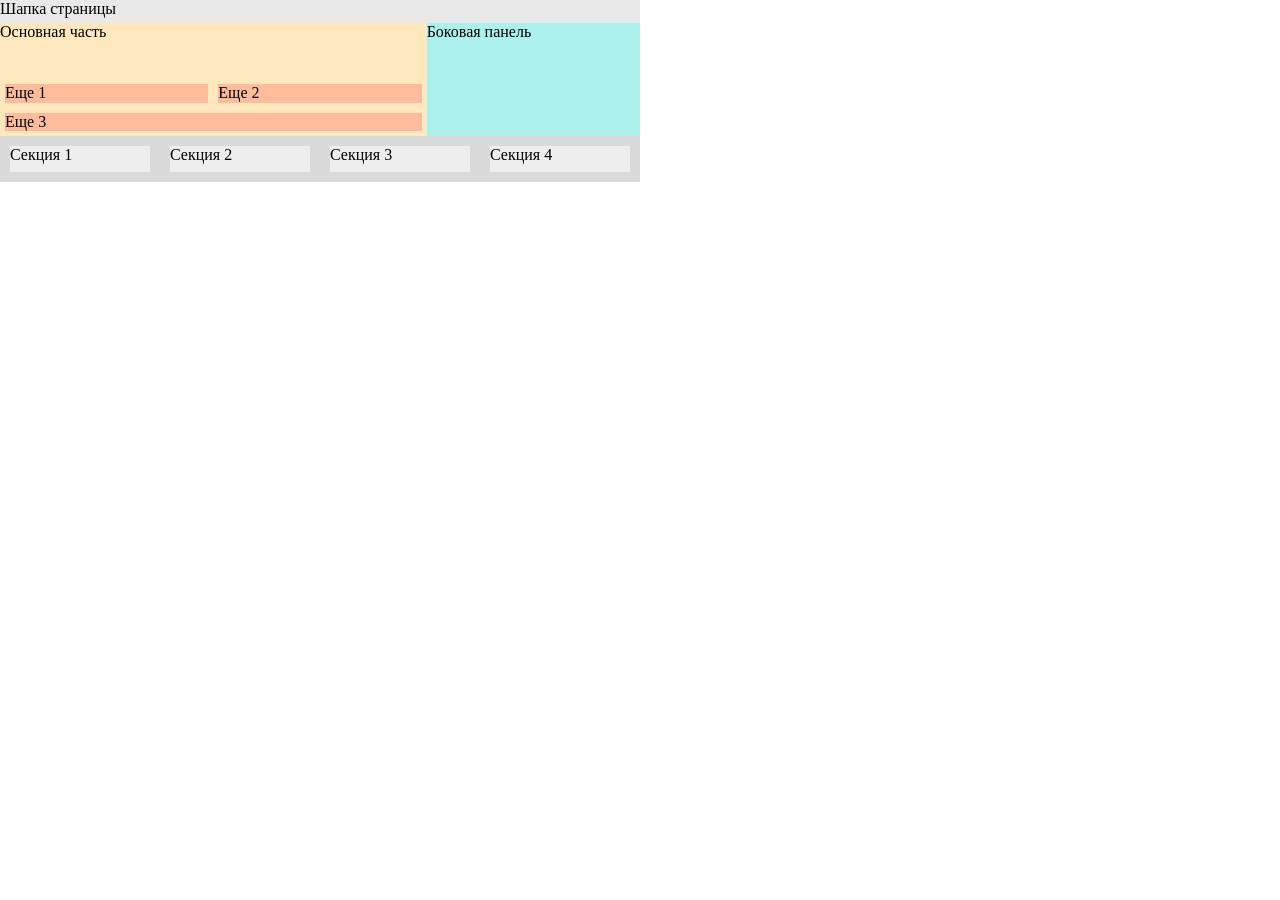
<file: number-2/index.html>
<!DOCTYPE html>
<html lang="en">

<head>
    <meta charset="UTF-8">
    <meta http-equiv="X-UA-Compatible" content="IE=edge">
    <meta name="viewport" content="width=device-width, initial-scale=1.0">
    <title>Document</title>
    <link rel="stylesheet" href="style.css">
    <link rel="stylesheet" href="normalize.css">
</head>

<body>
    <div class="app">
        <header class="header">
            Шапка страницы
        </header>
        <main class="main">
            <div class="main__main-part">Основная часть</div>
            <div class="main__part-1">Еще 1</div>
            <div class="main__part-2">Еще 2</div>
            <div class="main__part-3">Еще 3</div>
        </main>
        <aside class="aside">
            Боковая панель
        </aside>
        <footer class="footer">
            <section class="footer__section footer-1">Секция 1</section>
            <section class="footer__section footer-2">Секция 2</section>
            <section class="footer__section footer-3">Секция 3</section>
            <section class="footer__section footer-4">Секция 4</section>
        </footer>
    </div>
</body>

</html>
</file>
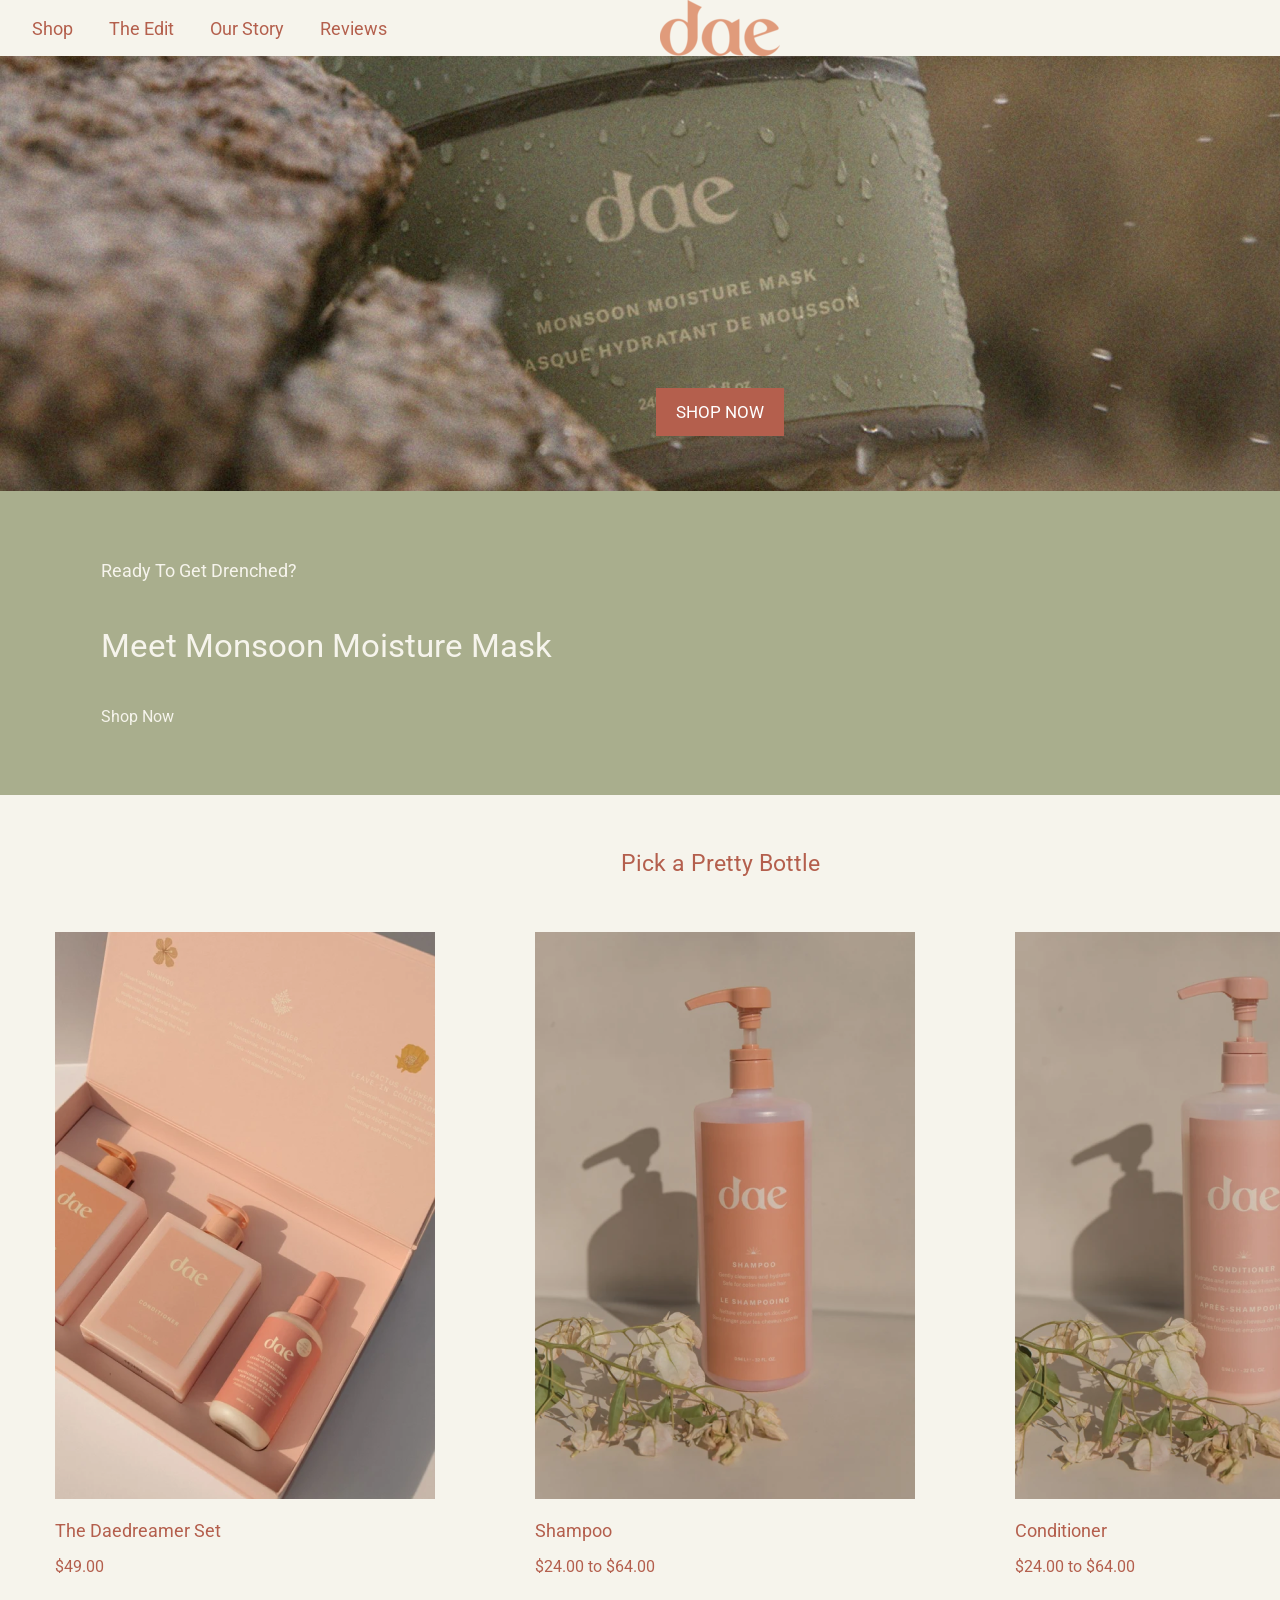
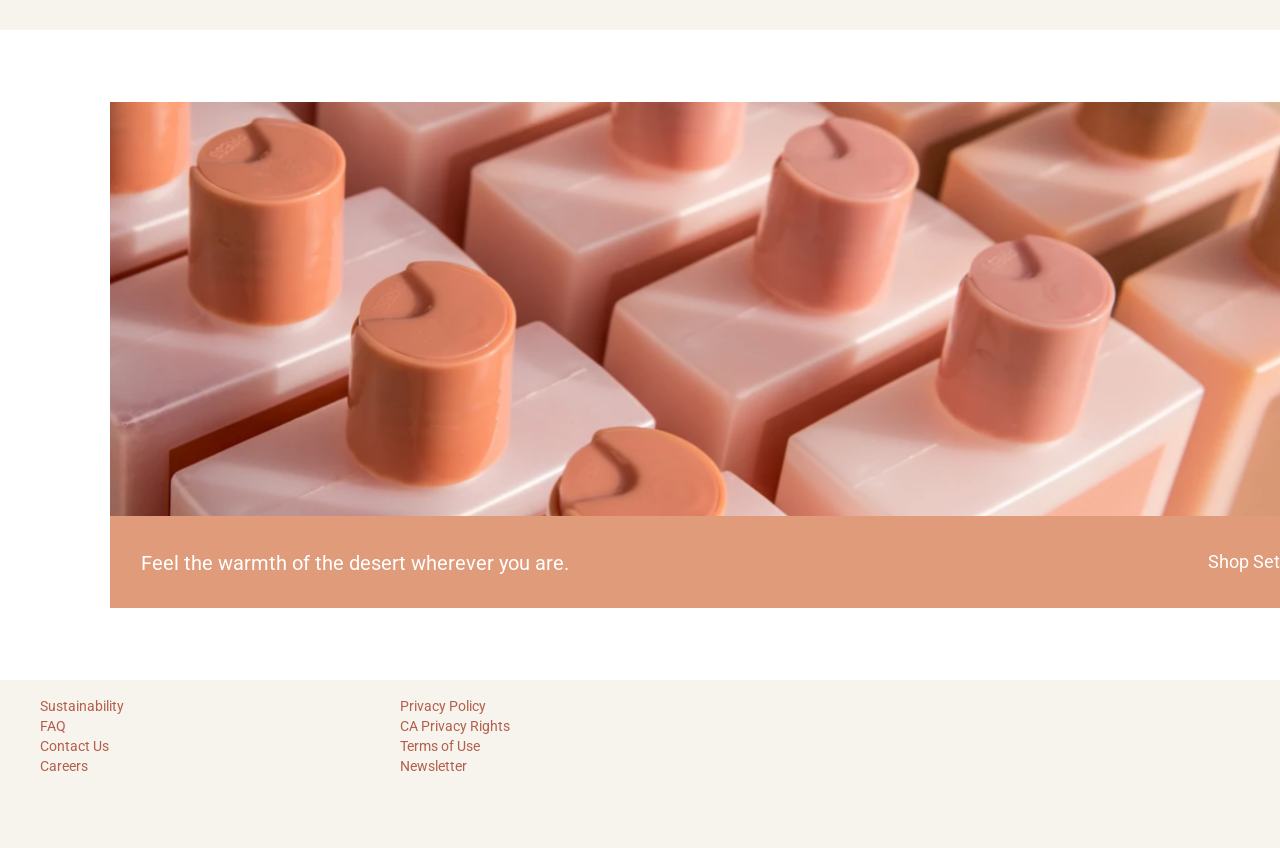
<file: number-3/index.html>
<!DOCTYPE html>
<html lang="en">

<head>
    <meta charset="UTF-8">
    <meta http-equiv="X-UA-Compatible" content="IE=edge">
    <meta name="viewport" content="width=device-width, initial-scale=1.0">
    <title>Dae</title>
    <link rel="preconnect" href="https://fonts.googleapis.com">
    <link rel="preconnect" href="https://fonts.gstatic.com" crossorigin>
    <link href="https://fonts.googleapis.com/css2?family=Roboto&display=swap" rel="stylesheet">
    <link rel="stylesheet" href="assets/style/normalize.css">
    <link rel="stylesheet" href="assets/style/style.css">
    <link rel="stylesheet" href="assets/style/header.css">
    <link rel="stylesheet" href="assets/style/main.css">
    <link rel="stylesheet" href="assets/style/main-main.css">
    <link rel="stylesheet" href="assets/style/main-part-1.css">
    <link rel="stylesheet" href="assets/style/main-part-2.css">
    <link rel="stylesheet" href="assets/style/main-part-3.css">
    <link rel="stylesheet" href="assets/style/footer.css">

</head>

<body class="app">
    <header class="header">
        <nav class="header__div__menu">
            <a class="header__div__a__shop" href="shop.html">Shop</a>
            <a class="header__div__a__the-edit" href="the-edit.html">The Edit</a>
            <a class="header__div__a__our-story" href="our-story.html">Our Story</a>
            <a class="header__div__a__reviews" href="reviews.html">Reviews</a>
        </nav>
        <img class="header__div__logo" src="assets/image/logo.png" alt="logo">
        <div class="header__div__login">
            <a class="header__div__login__account" href="account.html">Account</a>
            <button class="header__div__login__button">
                <img class="header__div__login__button__basket" src="assets/image/Vector.png" alt="Shopping basket">
            </button>
        </div>
    </header>

    <main class="main">
        <section class="main__section__main">
            <button class="main__section__button__shop-now" formaction="shop-now.html">
                SHOP NOW
            </button>
        </section>
        <section class="main__section__part-1">
            <h3 class="main__section__part-1__text-1">Ready To Get Drenched?</h3>
            <h2 class="main__section__part-1__text-2">Meet Monsoon Moisture Mask</h2>
            <h3 class="main__section__part-1__text-3">Shop Now</h3>
        </section>
        <section class="main__section__part-2">
            <h2 class="main__section__part-2__name">Pick a Pretty Bottle</h2>
            <section class="main__section__part-2__point-1">
                <img class="main__section__part-2__point-1__image" src="assets/image/point-1.png" alt="point 1">
                <h2 class="main__section__part-2__point-1__name">The Daedreamer Set</h2>
                <h3 class="main__section__part-2__point-1__price">$49.00</h3>
            </section>
            <section class="main__section__part-2__point-2">
                <img class="main__section__part-2__point-2__image" src="assets/image/point-2.png" alt="point 2">
                <h2 class="main__section__part-2__point-2__name">Shampoo</h2>
                <h3 class="main__section__part-2__point-2__price">$24.00 to $64.00</h3>
            </section>
            <section class="main__section__part-2__point-3">
                <img class="main__section__part-2__point-3__image" src="assets/image/point-3.png" alt="point 3">
                <h2 class="main__section__part-2__point-3__name">Conditioner</h2>
                <h3 class="main__section__part-2__point-3__price">$24.00 to $64.00</h3>
            </section>
        </section>
        <section class="main__section__part-3">
            <img class="main__section__part-3__image" src="assets/image/part-3.png" alt="image">
            <h3 class="main__section__part-3__text-1">Feel the warmth of the desert wherever you are.</h3>
            <h3 class="main__section__part-3__text-2">Shop Sets</h3>
        </section>
    </main>
    <footer class="footer">
        <ul class="footer__ul-1">
            <li class="footer__ul-1__li"><a class="footer__ul-1__li__a" href="sustainability.html">Sustainability</a>
            </li>
            <li class="footer__ul-1__li"><a class="footer__ul-1__li__a" href="faq.html">FAQ</a></li>
            <li class="footer__ul-1__li"><a class="footer__ul-1__li__a" href="contact-us.html">Contact Us</a></li>
            <li class="footer__ul-1__li"><a class="footer__ul-1__li__a" href="careers.html">Careers</a></li>
        </ul>
        <ul class="footer__ul-2">
            <li class="footer__ul-2__li"><a class="footer__ul-2__li__a" href="privicy-polity.html">Privacy Policy</a>
            </li>
            <li class="footer__ul-2__li"><a class="footer__ul-2__li__a" href="ca-privacy-rights.html">CA Privacy
                    Rights</a></li>
            <li class="footer__ul-2__li"><a class="footer__ul-2__li__a" href="terms-of-use.html">Terms of Use</a></li>
            <li class="footer__ul-2__li"><a class="footer__ul-2__li__a" href="newsletter.html">Newsletter</a></li>
        </ul>
    </footer>
</body>

</html>
</file>
<file: number-2/style.css>
.app {
    display: grid;
    width: 50%;
    height: 50%;
    grid-template-columns: 2fr 1fr;
    grid-template-rows: 1fr 5fr 2fr;
}

.header {
    grid-column: 1/3;

    background-color: rgb(233, 233, 233);
}

.main {
    display: grid;
    grid-template-columns: 1fr 1fr;
    grid-template-rows: 2fr 1fr 1fr;
    grid-template-areas: "main__main-part main__main-part"
        "main__part-1 main__part-2"
        "main__part-3 main__part-3";

    background-color: rgb(255, 232, 189);
}

.aside {
    background-color: rgb(173, 241, 237);
}

.footer {
    display: grid;
    grid-template-columns: 1fr 1fr 1fr 1fr;
    grid-template-areas: "footer-1 footer-2 footer-3 footer-4";
    grid-column: 1/3;

    background-color: rgb(218, 218, 218);
}

.main__main-part {
    grid-area: main__main-part;
}

.main__part-1 {
    grid-area: main__part-1;
}

.main__part-2 {
    grid-area: main__part-2;
}

.main__part-3 {
    grid-area: main__part-3;
}

.main__part-1,
.main__part-2,
.main__part-3 {
    margin: 5px 5px;

    background-color: rgb(255, 188, 157);
}

.footer-1 {
    grid-area: footer-1;
}

.footer-2 {
    grid-area: footer-2;
}

.footer-3 {
    grid-area: footer-3;
}

.footer-4 {
    grid-area: footer-4;
}

.footer-1,
.footer-2,
.footer-3,
.footer-4 {
    margin: 10px 10px;
    background-color: rgb(238, 238, 238);
}
</file>
<file: number-3/assets/style/style.css>
.app {
    display: grid;
    width: 1440px;
    grid-template-rows: 1fr auto 3fr;
}

.header {
    grid-row: 1/2;
}

.main {
    grid-row: 2/3;
}

.footer {
    grid-row: 3/4;
}
</file>
<file: number-3/assets/style/header.css>
.header {
    display: grid;
    grid-template-areas: "header__div__menu header__div__logo header__div__login";
    grid-template-columns: 1fr 1fr 1fr;

    background: #F6F4EC
}

.header__div__menu {
    grid-area: header__div__menu;
    justify-self: start;
    align-self: center;
}

.header__div__logo {
    grid-area: header__div__logo;
    justify-self: center;

    width: 120px;
    height: 56px;
}

.header__div__login {
    grid-area: header__div__login;
    justify-self: end;
    align-self: center;
}

.header__div__a__shop,
.header__div__a__the-edit,
.header__div__a__our-story,
.header__div__a__reviews {
    margin-left: 32px;

    font-size: 18px;
    line-height: 29px;
}

.header__div__login__button {
    margin-left: 20px;
    border: none;
}

.header__div__a__shop,
.header__div__a__the-edit,
.header__div__a__our-story,
.header__div__a__reviews,
.header__div__login__account {
    font-family: 'Roboto', sans-serif;
    font-style: normal;
    font-weight: normal;
    text-decoration: none;

    color: #B4604D;
}

.header__div__login__account {
    font-size: 14px;
}
</file>
<file: number-3/assets/style/main.css>
.main {
    display: grid;
    grid-template-rows: 435px 304px 835px 650px;
}

.main__section__main {
    grid-row: 1/2;
}

.main__section__part-1 {
    grid-row: 2/3;
}

.main__section__part-2 {
    grid-row: 3/4;
}

.main__section__part-3 {
    grid-row: 4/5;
}
</file>
<file: number-3/assets/style/main-main.css>
.main__section__main {
    background: url(./../image/fon.png);
    width: 1440px;
    height: 435px;
    justify-self: center;
}

.main__section__button__shop-now {
    margin: 332px 656px;

    border: none;
    width: 128px;
    height: 48px;

    background-color: #B45F4D;
    color: white;

    font-family: 'Roboto', sans-serif;
    font-size: 17px;
    line-height: 29px;
}

.main__section__button__shop-now:hover {
    background-color: #b9290d;
}
</file>
<file: number-3/assets/style/main-part-1.css>
.main__section__part-1 {
    display: grid;
    grid-template-columns: 7% 1fr;
    grid-template-rows: 2fr 1fr 1fr 1fr 2fr;

    background: #A9AE8D;
}


.main__section__part-1__text-1 {
    grid-row: 2/3;

    font-size: 18px;
}

.main__section__part-1__text-2 {
    grid-row: 3/4;

    font-size: 33px;
}

.main__section__part-1__text-3 {
    grid-row: 4/5;

    font-size: 16px;
}

.main__section__part-1__text-1,
.main__section__part-1__text-2,
.main__section__part-1__text-3 {
    grid-column: 2/3;

    color: #F6F4EC;

    font-family: 'Roboto', sans-serif;
    font-style: normal;
    font-weight: normal;
}
</file>
<file: number-3/assets/style/main-part-2.css>
.main__section__part-2 {
    display: grid;
    grid-template-columns: 1fr 1fr 1fr;
    grid-template-rows: 0.3fr 5fr;
    grid-template-areas: "main__section__part-2__name main__section__part-2__name main__section__part-2__name"
        "main__section__part-2__point-1 main__section__part-2__point-2 main__section__part-2__point-3";

    background: #F6F4EC;
}

.main__section__part-2__point-1 {
    grid-area: main__section__part-2__point-1;
}

.main__section__part-2__point-2 {
    grid-area: main__section__part-2__point-2;
}

.main__section__part-2__point-3 {
    grid-area: main__section__part-2__point-3;
}

.main__section__part-2__name {
    grid-area: main__section__part-2__name;
    padding-top: 30px;

    text-align: center;
    font-size: 23px;
    line-height: 39px;
}

.main__section__part-2__point-1,
.main__section__part-2__point-2,
.main__section__part-2__point-3 {
    padding-left: 25px;
    margin: 30px;
}

.main__section__part-2__point-1__image,
.main__section__part-2__point-2__image,
.main__section__part-2__point-3__image {
    height: 567px;
    width: 380px;
}

.main__section__part-2__name,
.main__section__part-2__point-1__name,
.main__section__part-2__point-2__name,
.main__section__part-2__point-3__name,
.main__section__part-2__point-1__price,
.main__section__part-2__point-2__price,
.main__section__part-2__point-3__price {
    color: #B45F4D;

    font-family: 'Roboto', sans-serif;
    font-style: normal;
    font-weight: normal;
}

.main__section__part-2__point-1__name,
.main__section__part-2__point-2__name,
.main__section__part-2__point-3__name {
    font-size: 18px;
    line-height: 25px;
}

.main__section__part-2__point-1__price,
.main__section__part-2__point-2__price,
.main__section__part-2__point-3__price {
    font-size: 16px;
    line-height: 16px;
}
</file>
<file: number-3/assets/style/main-part-3.css>
.main__section__part-3 {
    display: grid;
    grid-template-columns: 1fr 1fr;
    grid-template-rows: 1fr 2fr;
    grid-template-areas: "main__section__part-3__image main__section__part-3__image"
        "main__section__part-3__text-1 main__section__part-3__text-2";
    justify-self: center;

    margin: 5%;
}

.main__section__part-3__image {
    grid-area: main__section__part-3__image;
    width: 1220px;
}

.main__section__part-3__text-1 {
    grid-area: main__section__part-3__text-1;
    margin-block-start: 0em;
    margin-block-end: 0em;
    padding-left: 5%;

    background: #DF9B7A;

    font-size: 20px;
    line-height: 32px;
}

.main__section__part-3__text-2 {
    grid-area: main__section__part-3__text-2;
    margin-block-start: 0em;
    margin-block-end: 0em;
    padding-left: 80%;
    background: #DF9B7A;

    font-size: 18px;
    line-height: 29px;
}

.main__section__part-3__text-1,
.main__section__part-3__text-2 {
    padding-top: 5%;
    color: white;

    font-family: 'Roboto', sans-serif;
    font-style: normal;
    font-weight: normal;
}
</file>
<file: number-3/assets/style/footer.css>
.footer {
    display: grid;
    grid-template-columns: 1fr 2fr 1fr;
    grid-template-areas: "footer__ul-1 footer__ul-2 auto";

    background: #F6F4EC;
}

.footer__ul-1 {
    grid-area: footer__ul-1;
    list-style-type: none;
}

.footer__ul-2 {
    grid-area: footer__ul-2;
    list-style-type: none;
}

.footer__ul-1__li__a,
.footer__ul-2__li__a {
    text-decoration: none;
}

.footer__ul-1__li__a,
.footer__ul-2__li__a {
    color: #B45F4D;

    font-family: 'Roboto', sans-serif;
    font-style: normal;
    font-weight: normal;
    font-size: 14px;
    line-height: 20px;
}
</file>
